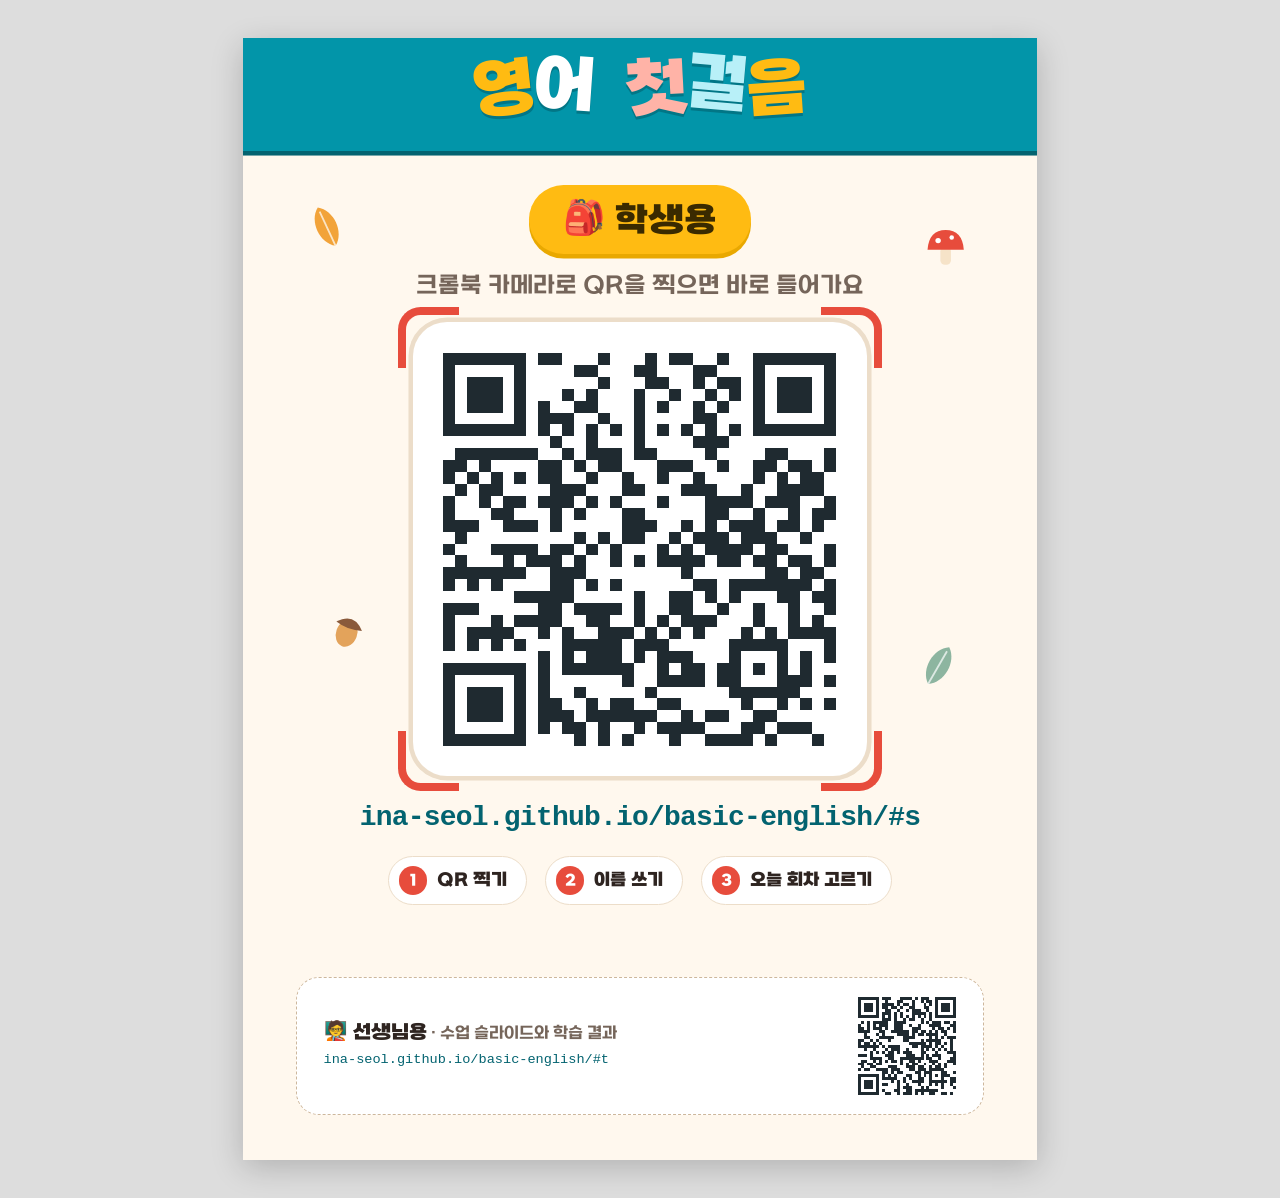
<file: print/qr-a4.html>
<!doctype html>
<html lang="ko">
<head>
<meta charset="utf-8">
<title>영어 첫걸음 QR (A4)</title>
<style>
@font-face { font-family: 'Aggravo'; src: url(../fonts/SBAggroM.woff) format('woff'); font-weight: 500; }
@font-face { font-family: 'Aggravo'; src: url(../fonts/SBAggroB.woff) format('woff'); font-weight: 700; }
@page { size: A4; margin: 0; }
* { box-sizing: border-box; -webkit-print-color-adjust: exact; print-color-adjust: exact; }
html, body { margin: 0; background: #fff; }
body { font-family: 'Aggravo', 'Malgun Gothic', sans-serif; color: #2E2420; }
.page { width: 210mm; height: 297mm; position: relative; overflow: hidden; background: #FFF8EE; display: flex; flex-direction: column; align-items: center; }
.band { width: 100%; height: 30mm; background: #0295A9; display: flex; align-items: center; justify-content: center; box-shadow: 0 1.2mm 0 #036370; }
.logo { font-weight: 700; font-size: 17mm; letter-spacing: -.3mm; line-height: 1; }
.logo b { display: inline-block; text-shadow: 0 .8mm 0 rgba(3,60,70,.35); }
.logo b:nth-child(1) { color: #FFBB12; transform: rotate(-6deg); }
.logo b:nth-child(2) { color: #fff; transform: translateY(-1mm) rotate(4deg); }
.logo b:nth-child(3) { color: #FFB3A7; transform: rotate(-3deg); margin-left: 4mm; }
.logo b:nth-child(4) { color: #B8F0F8; transform: translateY(-1.5mm) rotate(5deg); }
.logo b:nth-child(5) { color: #FFBB12; transform: rotate(-4deg); }
.who { margin-top: 9mm; display: inline-flex; align-items: center; gap: 3mm; padding: 3mm 9mm; background: #FFBB12; color: #3A2A00; font-weight: 700; font-size: 9mm; border-radius: 99mm; box-shadow: 0 1.2mm 0 #E9A800; }
.lead { margin: 5mm 0 0; font-size: 6mm; font-weight: 500; color: #75655A; }
.card { margin-top: 6mm; padding: 8mm; background: #fff; border-radius: 9mm; box-shadow: 0 0 0 1.2mm #ECDDC9; position: relative; }
.card svg { display: block; width: 104mm; height: 104mm; }
.corner { position: absolute; width: 16mm; height: 16mm; border: 2.2mm solid #E74C3C; }
.c1 { top: -4mm; left: -4mm; border-right: 0; border-bottom: 0; border-radius: 6mm 0 0 0; }
.c2 { top: -4mm; right: -4mm; border-left: 0; border-bottom: 0; border-radius: 0 6mm 0 0; }
.c3 { bottom: -4mm; left: -4mm; border-right: 0; border-top: 0; border-radius: 0 0 0 6mm; }
.c4 { bottom: -4mm; right: -4mm; border-left: 0; border-top: 0; border-radius: 0 0 6mm 0; }
.url { margin-top: 7mm; font-family: Consolas, 'Courier New', monospace; font-size: 7.4mm; font-weight: 700; color: #036370; letter-spacing: -.2mm; }
.steps { margin: 6mm 0 0; padding: 0; list-style: none; display: flex; gap: 5mm; }
.steps li { display: flex; align-items: center; gap: 2.5mm; padding: 2.5mm 5mm 2.5mm 2.5mm; background: #fff; border: .5mm solid #ECDDC9; border-radius: 99mm; font-size: 4.6mm; font-weight: 700; }
.steps b { width: 7.5mm; height: 7.5mm; display: grid; place-items: center; border-radius: 50%; background: #E74C3C; color: #fff; font-size: 4mm; }
.foot { position: absolute; left: 14mm; right: 14mm; bottom: 12mm; display: flex; align-items: center; justify-content: space-between; gap: 8mm; padding: 5mm 7mm; background: #fff; border-radius: 6mm; border: .5mm dashed #CDB79C; }
.foot p { margin: 0; font-size: 4.2mm; line-height: 1.5; color: #75655A; }
.foot p b { color: #2E2420; font-size: 5mm; }
.foot .mini { font-family: Consolas, monospace; font-size: 3.6mm; color: #036370; }
.foot svg { width: 26mm; height: 26mm; flex: none; }
.leaf { position: absolute; width: 12mm; height: 12mm; }
@media screen { body { background: #ddd; padding: 10mm 0; } .page { margin: 0 auto; box-shadow: 0 2mm 8mm rgba(0,0,0,.2); } }
</style>
</head>
<body>
<div class="page">
  <div class="band"><span class="logo"><b>영</b><b>어</b> <b>첫</b><b>걸</b><b>음</b></span></div>

  <svg class="leaf" style="left:16mm;top:44mm;transform:rotate(-25deg)" viewBox="-15 -15 30 30"><path d="M0,-14 C9,-8 9,8 0,14 C-9,8 -9,-8 0,-14Z" fill="#F2A33A"/><path d="M0,-11 L0,14" stroke="#fff" stroke-width="1.2" opacity=".7"/></svg>
  <svg class="leaf" style="right:18mm;top:50mm" viewBox="-15 -15 30 30"><rect x="-3.5" y="-2" width="7" height="12" rx="3" fill="#F6E3C8"/><path d="M-12,0 Q-11,-13 0,-13 Q11,-13 12,0Z" fill="#E74C3C"/><circle cx="-5" cy="-6" r="1.8" fill="#fff"/><circle cx="4" cy="-8" r="1.5" fill="#fff"/></svg>
  <svg class="leaf" style="left:22mm;top:150mm;transform:rotate(20deg)" viewBox="-15 -15 30 30"><ellipse cx="0" cy="4" rx="7" ry="9" fill="#E3A35B"/><path d="M-9,-1 Q0,-11 9,-1 Q0,2 -9,-1Z" fill="#8A5A3B"/></svg>
  <svg class="leaf" style="right:20mm;top:160mm;transform:rotate(30deg)" viewBox="-15 -15 30 30"><path d="M0,-14 C9,-8 9,8 0,14 C-9,8 -9,-8 0,-14Z" fill="#8DB5A0"/><path d="M0,-11 L0,14" stroke="#fff" stroke-width="1.2" opacity=".7"/></svg>

  <div class="who">🎒 학생용</div>
  <p class="lead">크롬북 카메라로 QR을 찍으면 바로 들어가요</p>

  <div class="card"><span class="corner c1"></span><span class="corner c2"></span><span class="corner c3"></span><span class="corner c4"></span><svg viewBox="0 0 33 33" shape-rendering="crispEdges" role="img" aria-label="https://ina-seol.github.io/basic-english/#s"><path class="qrline" stroke="#1f2a30" d="M0 0.5h7m1 0h2m3 0h1m3 0h1m1 0h2m2 0h1m2 0h7m-33 1h1m5 0h1m4 0h2m3 0h2m3 0h2m3 0h1m5 0h1m-33 1h1m1 0h3m1 0h1m6 0h1m3 0h2m2 0h1m1 0h2m1 0h1m1 0h3m1 0h1m-33 1h1m1 0h3m1 0h1m3 0h1m1 0h1m3 0h1m2 0h1m2 0h1m1 0h1m1 0h1m1 0h3m1 0h1m-33 1h1m1 0h3m1 0h1m1 0h1m2 0h2m3 0h1m1 0h1m2 0h1m1 0h1m2 0h1m1 0h3m1 0h1m-33 1h1m5 0h1m1 0h3m2 0h1m2 0h1m4 0h2m3 0h1m5 0h1m-33 1h7m1 0h1m1 0h1m1 0h1m1 0h1m1 0h1m1 0h1m1 0h1m1 0h1m1 0h1m1 0h7m-24 1h1m2 0h1m3 0h1m4 0h3m-23 1h7m2 0h1m1 0h3m1 0h2m4 0h1m4 0h2m3 0h1m-33 1h2m1 0h1m4 0h2m1 0h1m1 0h2m3 0h3m2 0h1m2 0h2m1 0h2m1 0h1m-33 1h1m1 0h1m1 0h1m1 0h1m1 0h2m2 0h1m2 0h1m2 0h1m2 0h1m4 0h1m1 0h1m1 0h2m-31 1h1m1 0h2m4 0h3m3 0h2m3 0h3m2 0h1m2 0h4m-32 1h1m2 0h1m1 0h2m1 0h3m1 0h1m1 0h1m3 0h1m3 0h4m1 0h3m2 0h1m-33 1h1m3 0h2m3 0h1m1 0h1m3 0h2m5 0h2m2 0h1m2 0h1m1 0h2m-33 1h3m2 0h3m1 0h1m5 0h3m2 0h1m1 0h1m1 0h3m1 0h2m1 0h1m-31 1h1m9 0h1m1 0h1m1 0h2m2 0h1m1 0h3m1 0h3m2 0h1m-31 1h1m3 0h4m1 0h2m1 0h1m1 0h1m3 0h1m1 0h1m1 0h4m1 0h2m3 0h1m-32 1h1m3 0h1m1 0h3m1 0h1m2 0h1m1 0h1m1 0h4m1 0h2m1 0h2m1 0h2m1 0h1m-33 1h7m2 0h3m8 0h1m6 0h2m1 0h2m-32 1h1m1 0h1m1 0h1m4 0h2m1 0h1m1 0h1m6 0h2m1 0h7m1 0h1m-27 1h5m5 0h1m2 0h2m1 0h1m1 0h1m3 0h2m1 0h2m-33 1h3m5 0h2m1 0h4m1 0h1m2 0h2m2 0h1m2 0h1m2 0h1m2 0h1m-33 1h1m3 0h1m1 0h4m2 0h2m2 0h1m1 0h1m1 0h3m3 0h1m2 0h1m1 0h1m-32 1h1m1 0h4m2 0h1m1 0h1m2 0h3m1 0h1m1 0h1m1 0h1m3 0h1m1 0h1m1 0h4m-33 1h1m1 0h1m1 0h1m1 0h1m3 0h5m1 0h3m5 0h5m3 0h1m-25 1h1m1 0h1m1 0h3m1 0h1m1 0h3m3 0h1m3 0h1m1 0h1m1 0h1m-33 1h7m1 0h1m1 0h6m2 0h1m1 0h2m1 0h2m1 0h1m1 0h1m1 0h1m-31 1h1m5 0h1m1 0h1m6 0h1m2 0h4m1 0h2m3 0h3m1 0h1m-33 1h1m1 0h3m1 0h1m1 0h1m2 0h1m5 0h1m6 0h6m-30 1h1m1 0h3m1 0h1m1 0h2m2 0h1m1 0h2m2 0h2m5 0h1m2 0h1m1 0h1m1 0h1m-33 1h1m1 0h3m1 0h1m1 0h3m1 0h6m2 0h1m1 0h2m2 0h2m-28 1h1m5 0h1m1 0h1m1 0h2m1 0h1m2 0h1m1 0h4m3 0h2m1 0h3m-31 1h7m4 0h1m1 0h1m1 0h1m3 0h1m2 0h4m1 0h1m3 0h1"/></svg></div>

  <div class="url">ina-seol.github.io/basic-english/#s</div>

  <ol class="steps"><li><b>1</b>QR 찍기</li><li><b>2</b>이름 쓰기</li><li><b>3</b>오늘 회차 고르기</li></ol>

  <div class="foot">
    <p><b>🧑‍🏫 선생님용</b> · 수업 슬라이드와 학습 결과<br><span class="mini">ina-seol.github.io/basic-english/#t</span></p>
    <svg viewBox="0 0 33 33" shape-rendering="crispEdges" role="img" aria-label="https://ina-seol.github.io/basic-english/#t"><path class="qrline" stroke="#1f2a30" d="M0 0.5h7m1 0h3m3 0h4m1 0h1m1 0h3m2 0h7m-33 1h1m5 0h1m2 0h1m3 0h2m3 0h1m2 0h1m1 0h2m1 0h1m5 0h1m-33 1h1m1 0h3m1 0h1m1 0h4m1 0h1m1 0h2m1 0h1m3 0h1m1 0h1m1 0h1m1 0h3m1 0h1m-33 1h1m1 0h3m1 0h1m1 0h2m1 0h2m1 0h1m2 0h2m3 0h2m2 0h1m1 0h3m1 0h1m-33 1h1m1 0h3m1 0h1m2 0h2m2 0h1m2 0h1m1 0h3m2 0h1m2 0h1m1 0h3m1 0h1m-33 1h1m5 0h1m1 0h3m1 0h1m1 0h1m3 0h5m1 0h1m1 0h1m5 0h1m-33 1h7m1 0h1m1 0h1m1 0h1m1 0h1m1 0h1m1 0h1m1 0h1m1 0h1m1 0h1m1 0h7m-25 1h3m1 0h1m2 0h1m1 0h2m2 0h1m2 0h1m-24 1h1m1 0h1m1 0h5m2 0h4m5 0h1m1 0h1m1 0h3m1 0h2m1 0h1m-33 1h1m2 0h1m1 0h1m1 0h3m2 0h3m2 0h1m2 0h1m3 0h4m3 0h2m-33 1h2m1 0h1m1 0h3m1 0h1m2 0h3m3 0h3m4 0h1m1 0h2m1 0h1m1 0h1m-33 1h4m3 0h2m2 0h6m1 0h2m1 0h2m1 0h1m1 0h1m1 0h2m2 0h1m-31 1h1m3 0h1m1 0h1m4 0h4m1 0h1m1 0h2m1 0h4m2 0h1m-28 1h2m3 0h5m3 0h4m5 0h1m1 0h1m1 0h1m1 0h3m-33 1h2m2 0h1m1 0h1m3 0h1m4 0h2m4 0h1m1 0h5m3 0h1m-32 1h1m1 0h2m1 0h1m1 0h1m9 0h6m1 0h1m1 0h2m1 0h1m1 0h1m-32 1h7m1 0h1m1 0h4m4 0h2m1 0h4m1 0h1m1 0h1m2 0h1m-30 1h1m2 0h1m3 0h1m1 0h3m2 0h1m4 0h1m1 0h1m1 0h1m1 0h1m1 0h1m1 0h1m-28 1h1m1 0h1m1 0h1m1 0h2m1 0h1m1 0h3m3 0h2m3 0h1m3 0h3m-33 1h3m1 0h1m4 0h3m4 0h3m2 0h1m1 0h1m1 0h3m4 0h1m-29 1h4m2 0h2m2 0h8m1 0h2m2 0h1m3 0h2m-32 1h2m2 0h1m1 0h1m1 0h1m1 0h2m1 0h1m2 0h2m1 0h1m3 0h3m3 0h3m-33 1h2m1 0h2m1 0h2m6 0h1m1 0h1m1 0h2m2 0h1m2 0h1m1 0h1m1 0h1m2 0h1m-32 1h1m2 0h2m4 0h3m3 0h3m1 0h2m2 0h1m1 0h2m1 0h1m-30 1h1m1 0h2m2 0h4m1 0h3m3 0h2m1 0h3m1 0h5m-21 1h2m1 0h1m1 0h2m4 0h2m1 0h3m3 0h2m2 0h1m-33 1h7m1 0h1m1 0h1m1 0h1m3 0h2m2 0h1m1 0h1m1 0h1m1 0h1m1 0h3m-31 1h1m5 0h1m1 0h5m2 0h1m1 0h1m2 0h2m2 0h1m3 0h1m2 0h2m-33 1h1m1 0h3m1 0h1m4 0h1m1 0h1m1 0h1m2 0h4m2 0h6m1 0h2m-33 1h1m1 0h3m1 0h1m1 0h2m3 0h1m2 0h1m3 0h1m3 0h1m1 0h1m1 0h1m2 0h1m-32 1h1m1 0h3m1 0h1m6 0h1m1 0h3m3 0h1m1 0h1m4 0h1m3 0h1m-33 1h1m5 0h1m1 0h1m3 0h2m2 0h2m1 0h8m-27 1h7m2 0h2m2 0h1m1 0h3m1 0h1m1 0h1m2 0h2m2 0h2m1 0h1"/></svg>
  </div>
</div>
</body>
</html>
</file>
